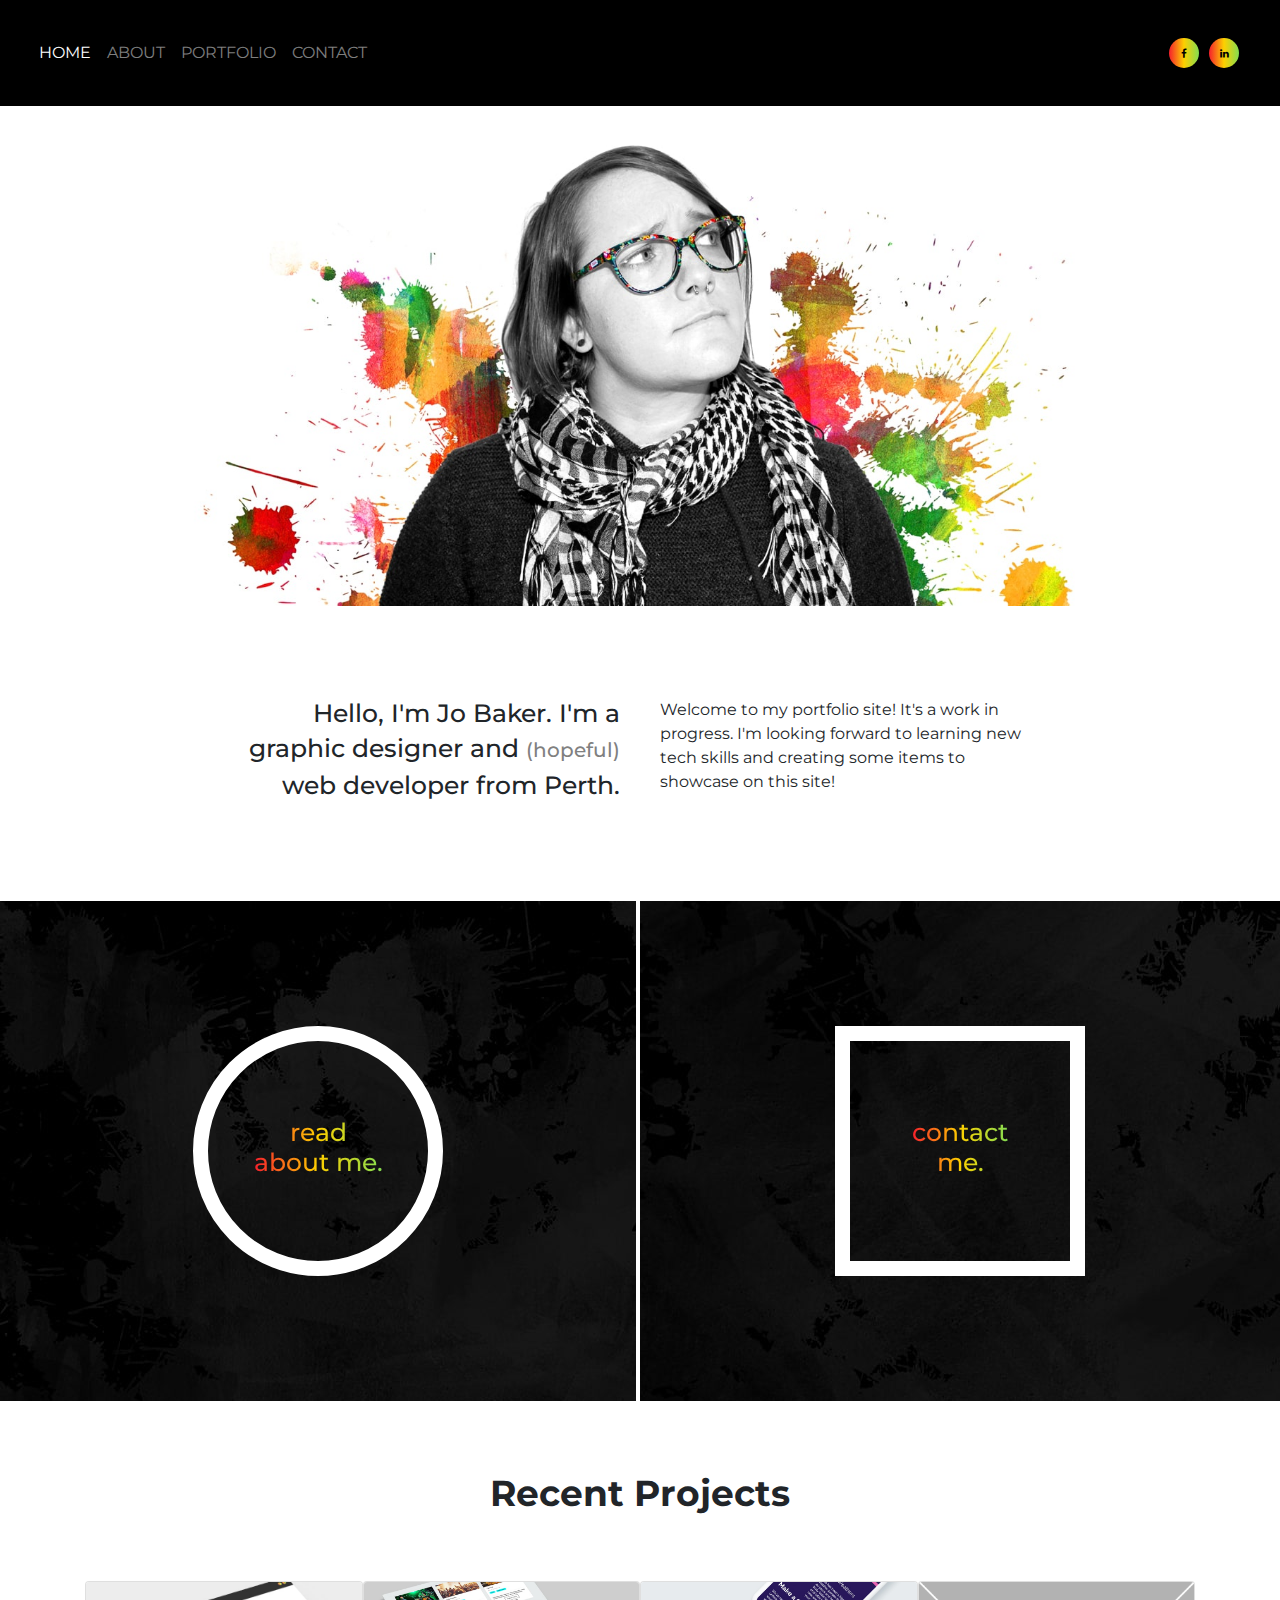
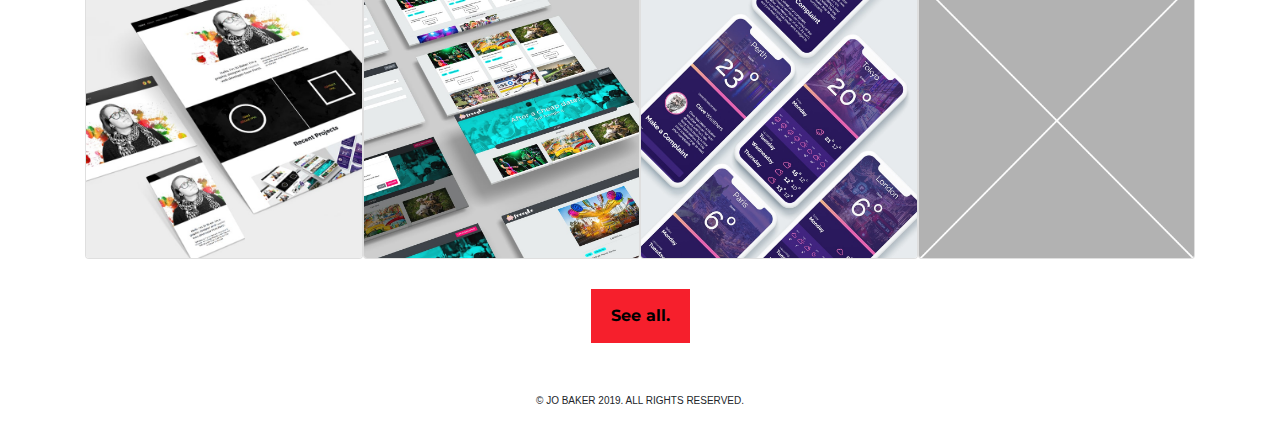
<file: index.html>
<!doctype html>

<html lang="en">
    <head>
        <meta charset="utf-8">
        <meta name="viewport" content="width=device-width, initial-scale=1, shrink-to-fit=no">
        <link rel="stylesheet" href="https://stackpath.bootstrapcdn.com/bootstrap/4.3.1/css/bootstrap.min.css" integrity="sha384-ggOyR0iXCbMQv3Xipma34MD+dH/1fQ784/j6cY/iJTQUOhcWr7x9JvoRxT2MZw1T" crossorigin="anonymous">
        <link rel="stylesheet" href="styles.css">
        <meta name="viewport" content="width=device-width, initial-scale=1">
        <link rel="stylesheet" href="https://cdnjs.cloudflare.com/ajax/libs/font-awesome/4.7.0/css/font-awesome.min.css">
        <link href="https://fonts.googleapis.com/css?family=Montserrat:400,400i,700,700i&display=swap" rel="stylesheet">
        <title>Jo Baker</title>
    </head>
    <body>
<!-- Top nav -->
    <section>
        <div class="container-fluid header">
            <div class="row h-100 top-nav">
              <nav class="col-sm-12 d-flex align-self-center justify-content-md-start justify-content-end navbar navbar-expand-md navbar-dark">
                  <button class="navbar-toggler" id="toggle-button" type="button" data-toggle="collapse" data-target="#navbarNavDropdown" aria-controls="navbarTogglerDemo02" aria-expanded="false" aria-label="Toggle navigation">
                      <span class="navbar-toggler-icon"></span>
                  </button>
                  <div class="collapse navbar-collapse" id="navbarNavDropdown">
                        <ul class="navbar-nav top-nav text-center col-md-8 pr-0">
                          <li class="nav-item">
                            <a class="nav-link active" href="index.html">Home</a>
                          </li>
                          <li class="nav-item">
                            <a class="nav-link" href="about.html">About</a>
                          </li>
                          <li class="nav-item">
                            <a class="nav-link" href="portfolio.html">Portfolio</a>
                          </li>
                          <li class="nav-item">
                            <a class="nav-link" href="contact.html">Contact</a>
                          </li>
                        </ul>
                        <div class="col d-md-flex justify-content-md-end text-center align-self-center social-media-nav">
                          <ul class="nav justify-content-center">
                              <li class="nav-item"><a href="https://www.facebook.com/jobaker83" target="_blank" class="fa fa-facebook"></a></li>
                              <li class="nav-item"><a href="https://www.linkedin.com/in/bakerjo/" target="_blank" class="fa fa-linkedin"></a></li>
                          </ul>
                        </div>
                  </div>
              </nav>
            </div>
          </div>
    </section>

<!-- Home hero banner -->
        <section>
            <div class="hero-image">
                <!-- <div class="header-text-left">
                    <h1>Lorem ipsum dolor sit amet</h1>
                    <p>Consectetur adipiscing elit. Maecenas faucibus ante massa.</p>
                </div>
                <div class="header-text-right">
                    <h1>Lorem ipsum dolor sit amet</h1>
                    <p>Consectetur adipiscing elit. Maecenas faucibus ante massa.</p>
                </div> -->
            </div>
        </section>
<!-- Intro text on home page -->
        <section>
         <div class="home-intro">
             <div class="intro-left">
                <h2>Hello, I'm Jo Baker. I'm a graphic designer and <span class="small-h2">(hopeful)</span> web developer from Perth.</h2>
             </div>
             <div class="intro-right">
                <p>Welcome to my portfolio site! It's a work in progress. I'm looking forward to learning new tech skills and creating some items to showcase on this site!</p>
             </div>
          </div>
        </section>
<!-- Circle and square on home page -->
<section>
    <div class="container-fluid pr-0 pl-0">
        <div class="row no-gutters">
              <div class="col-md-6 col-12 shapes pr-md-1 pb-1">
                    <a href="about.html">
                        <div class="circle-wrapper d-flex justify-content-center align-items-center">
                              <div class="circle d-flex justify-content-center align-items-center">
                                <h2 class="shape-hyperlink">read <br>about me.</h2>
                              </div>
                        </div>
                    </a>
                        </div>
              <div class="col-md-6 col-12 shapes">
                    <a href="contact.html" class="shape-hyperlink">
                        <div class="square-wrapper d-flex justify-content-center align-items-center">
                              <div class="square d-flex justify-content-center align-items-center">
                                <div class="square-inside"><h2 class="shape-hyperlink">contact <br>me.</h2></div>
                              </div>
                        </div>
                    </a>
              </div>
        </div>
      </div>
</section>

<!-- Portfolio section -->
<section>
  <div class="spacer"></div>
  <h1 class="page-sub-title">Recent Projects</h1>
  <!-- Card Container Start -->   
  <div class="container portfolio-main-container">
     <!-- Row Start -->  
      <div class="row portfolio-cards-main no-gutters">
   <!-- Card -->
   <div class="col-md-3 col-6 text-white d-flex justify-content-center">
          <a href="portfolio-project.html" class="portfolio-link">
          <div class="card">
            <img src="images/portfolio-website.jpg" class="card-img">
            <div class="card-img-overlay d-flex text-center justify-content-center">
                  <div class="my-auto mx-auto text-center">  
                  <h4 class="card-title portfolio-card-title">HTML & CSS Portfolio Website</h4>
                  </div>
            </div>
          </div>
           </a>
  </div>
   <!-- Card End -->
   <!-- Card -->
   <div class="col-md-3 col-6 text-white d-flex justify-content-center">
          <a href="event-finder-app.html" class="portfolio-link">
          <div class="card">
            <img src="images/event-finder-mockup.jpg" class="card-img">
            <div class="card-img-overlay d-flex text-center justify-content-center">
                  <div class="my-auto mx-auto text-center">  
                  <h4 class="card-title portfolio-card-title">Python & Django Web App</h4>
                  </div>
            </div>
          </div>
           </a>
  </div>
   <!-- Card End -->
   <!-- Card -->
   <div class="col-md-3 col-6 text-white d-flex justify-content-center">
          <a href="weather-app.html" class="portfolio-link">
          <div class="card">
            <img src="images/weather-app-mockup.jpg" class="card-img">
            <div class="card-img-overlay d-flex text-center justify-content-center">
                  <div class="my-auto mx-auto text-center">  
                  <h4 class="card-title portfolio-card-title">React Weather App</h4>
                  </div>
            </div>
          </div>
           </a>
  </div>
   <!-- Card End -->
   <!-- Card -->
   <div class="col-md-3 col-6 text-white d-flex justify-content-center">
          <a href="#" class="portfolio-link">
          <div class="card">
            <img src="images/placeholder-square.png" class="card-img">
            <div class="card-img-overlay d-flex text-center justify-content-center">
                  <div class="my-auto mx-auto text-center">  
                  <h4 class="card-title portfolio-card-title">Coming Soon! Full stack app - React & Django</h4>
                  </div>
            </div>
          </div>
           </a>
  </div>
   <!-- Card End -->
    <!-- Row End -->
     </div>

   <!-- Container End -->
  </div>
  <div class="button-wrapper">
    <a href="portfolio.html"><button class="centered-button">See all.</button></a>
  </div>
 </section>











<!-- Footer section -->
<div class="container footer-container align-items-center">
  <div class="row">
    <div class="col footer-col">© JO BAKER 2019. ALL RIGHTS RESERVED.</div>
  </div>
</div>

<!-- Bootstrap Javascript -->
    <script src="https://code.jquery.com/jquery-3.3.1.slim.min.js" integrity="sha384-q8i/X+965DzO0rT7abK41JStQIAqVgRVzpbzo5smXKp4YfRvH+8abtTE1Pi6jizo" crossorigin="anonymous"></script>
    <script src="https://cdnjs.cloudflare.com/ajax/libs/popper.js/1.14.7/umd/popper.min.js" integrity="sha384-UO2eT0CpHqdSJQ6hJty5KVphtPhzWj9WO1clHTMGa3JDZwrnQq4sF86dIHNDz0W1" crossorigin="anonymous"></script>
    <script src="https://stackpath.bootstrapcdn.com/bootstrap/4.3.1/js/bootstrap.min.js" integrity="sha384-JjSmVgyd0p3pXB1rRibZUAYoIIy6OrQ6VrjIEaFf/nJGzIxFDsf4x0xIM+B07jRM" crossorigin="anonymous"></script>
</body>
</html>
</file>
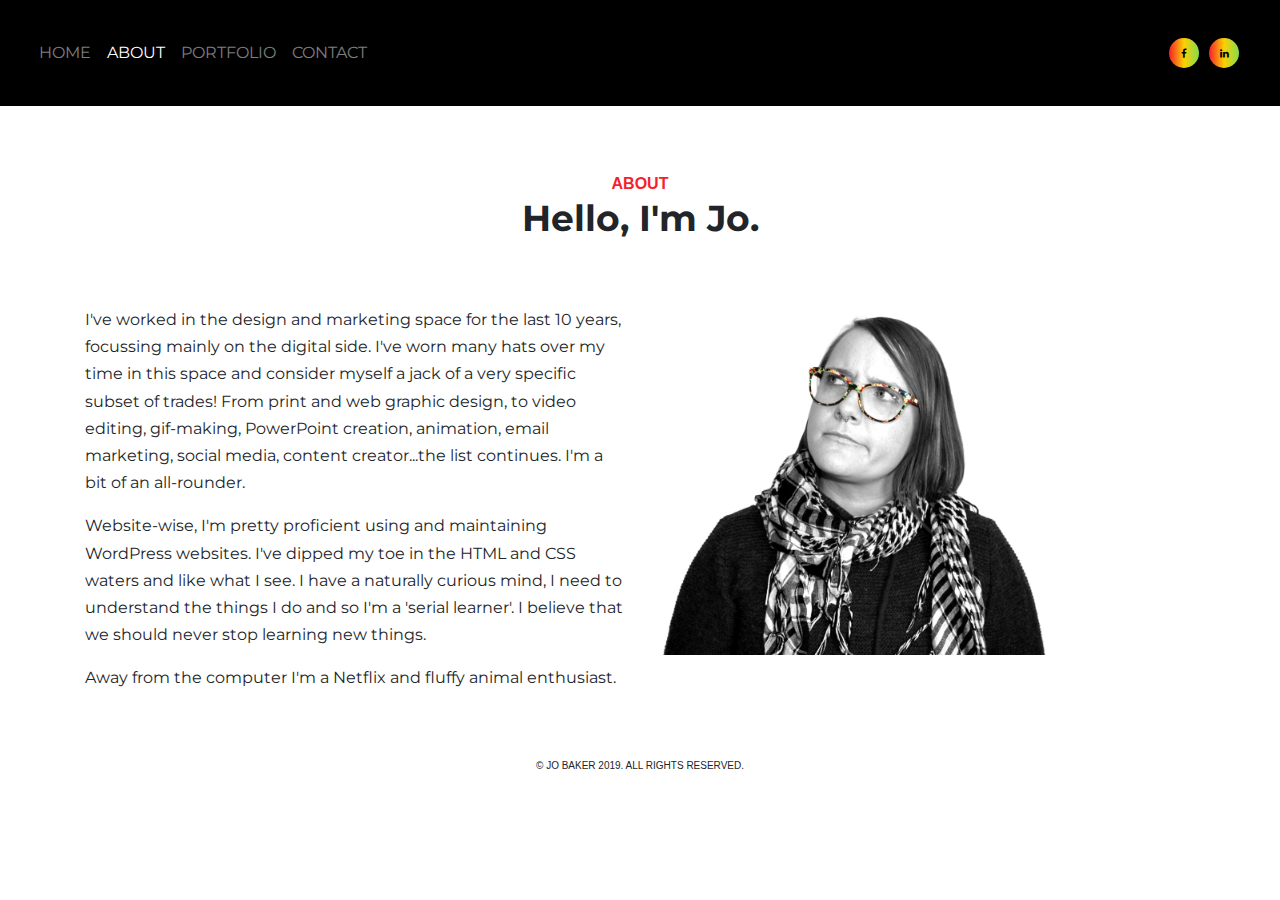
<file: about.html>
<!doctype html>

<html lang="en">
    <head>
        <meta charset="utf-8">
        <meta name="viewport" content="width=device-width, initial-scale=1, shrink-to-fit=no">
        <link rel="stylesheet" href="https://stackpath.bootstrapcdn.com/bootstrap/4.3.1/css/bootstrap.min.css" integrity="sha384-ggOyR0iXCbMQv3Xipma34MD+dH/1fQ784/j6cY/iJTQUOhcWr7x9JvoRxT2MZw1T" crossorigin="anonymous">
        <link rel="stylesheet" href="styles.css">
        <meta name="viewport" content="width=device-width, initial-scale=1">
        <link rel="stylesheet" href="https://cdnjs.cloudflare.com/ajax/libs/font-awesome/4.7.0/css/font-awesome.min.css">
        <link href="https://fonts.googleapis.com/css?family=Montserrat:400,400i,700,700i&display=swap" rel="stylesheet">
        <title>Jo Baker</title>
    </head>
    <body>
<!-- Top nav -->
<section>
    <div class="container-fluid header">
        <div class="row h-100 top-nav">
          <nav class="col-sm-12 d-flex align-self-center justify-content-md-start justify-content-end navbar navbar-expand-md navbar-dark">
              <button class="navbar-toggler" id="toggle-button" type="button" data-toggle="collapse" data-target="#navbarNavDropdown" aria-controls="navbarTogglerDemo02" aria-expanded="false" aria-label="Toggle navigation">
                  <span class="navbar-toggler-icon"></span>
              </button>
              <div class="collapse navbar-collapse" id="navbarNavDropdown">
                    <ul class="navbar-nav top-nav text-center col-md-8 pr-0">
                      <li class="nav-item">
                        <a class="nav-link" href="index.html">Home</a>
                      </li>
                      <li class="nav-item">
                        <a class="nav-link active" href="about.html">About</a>
                      </li>
                      <li class="nav-item">
                        <a class="nav-link" href="portfolio.html">Portfolio</a>
                      </li>
                      <li class="nav-item">
                        <a class="nav-link" href="contact.html">Contact</a>
                      </li>
                    </ul>
                    <div class="col d-md-flex justify-content-md-end text-center align-self-center social-media-nav">
                      <ul class="nav justify-content-center">
                          <li class="nav-item"><a href="https://www.facebook.com/jobaker83" target="_blank" class="fa fa-facebook"></a></li>
                          <li class="nav-item"><a href="https://www.linkedin.com/in/bakerjo/" target="_blank" class="fa fa-linkedin"></a></li>
                      </ul>
                    </div>
              </div>
          </nav>
        </div>
      </div>
</section>

<!-- Page Title -->
<section>
    <h6 class="page-title">ABOUT</h6>
    <h1 class="page-sub-title">Hello, I'm Jo.</h1>
    </section>

<!-- About top section -->
<!-- <section>
    <div class="about-top-section">
            <aside class="about-lr about-left-text">
                      <p>I've worked in the design and marketing space for the last 10 years, focussing mainly on the digital side. I've worn many hats over my time in this space and consider myself a jack of a very specific subset of trades! From print and web graphic design, to video editing, gif-making, PowerPoint creation, animation, email marketing, social media, content creator...the list continues. I'm a bit of an all-rounder.</p>
                      <p>Website-wise, I'm pretty proficient using and maintaining WordPress websites. I've dipped my toe in the HTML and CSS waters and like what I see. I have a naturally curious mind, I need to understand the things I do and so I'm a 'serial learner'. I believe that we should never stop learning new things.</p>
                      <p>Away from the computer I'm a Netflix and fluffy animal enthusiast.</p></aside>
                      <aside class="about-lr about-right-image"></aside>
          </div>

</section> -->

<div class="container">
  <div class="row d-flex">
    <div class="col-sm-6 col-12">
        <p>I've worked in the design and marketing space for the last 10 years, focussing mainly on the digital side. I've worn many hats over my time in this space and consider myself a jack of a very specific subset of trades! From print and web graphic design, to video editing, gif-making, PowerPoint creation, animation, email marketing, social media, content creator...the list continues. I'm a bit of an all-rounder.</p>
        <p>Website-wise, I'm pretty proficient using and maintaining WordPress websites. I've dipped my toe in the HTML and CSS waters and like what I see. I have a naturally curious mind, I need to understand the things I do and so I'm a 'serial learner'. I believe that we should never stop learning new things.</p>
        <p>Away from the computer I'm a Netflix and fluffy animal enthusiast.</p>
    </div>
    <div class="col-sm-6 col-12 about-image"><img src="images/jo-about.jpg"></div>
  </div>
</div>

<!-- Footer section -->
<div class="container footer-container align-items-center">
    <div class="row">
      <div class="col footer-col">© JO BAKER 2019. ALL RIGHTS RESERVED.</div>
    </div>
  </div>

    <script src="https://code.jquery.com/jquery-3.3.1.slim.min.js" integrity="sha384-q8i/X+965DzO0rT7abK41JStQIAqVgRVzpbzo5smXKp4YfRvH+8abtTE1Pi6jizo" crossorigin="anonymous"></script>
    <script src="https://cdnjs.cloudflare.com/ajax/libs/popper.js/1.14.7/umd/popper.min.js" integrity="sha384-UO2eT0CpHqdSJQ6hJty5KVphtPhzWj9WO1clHTMGa3JDZwrnQq4sF86dIHNDz0W1" crossorigin="anonymous"></script>
    <script src="https://stackpath.bootstrapcdn.com/bootstrap/4.3.1/js/bootstrap.min.js" integrity="sha384-JjSmVgyd0p3pXB1rRibZUAYoIIy6OrQ6VrjIEaFf/nJGzIxFDsf4x0xIM+B07jRM" crossorigin="anonymous"></script>
    </body>
</html>
</file>
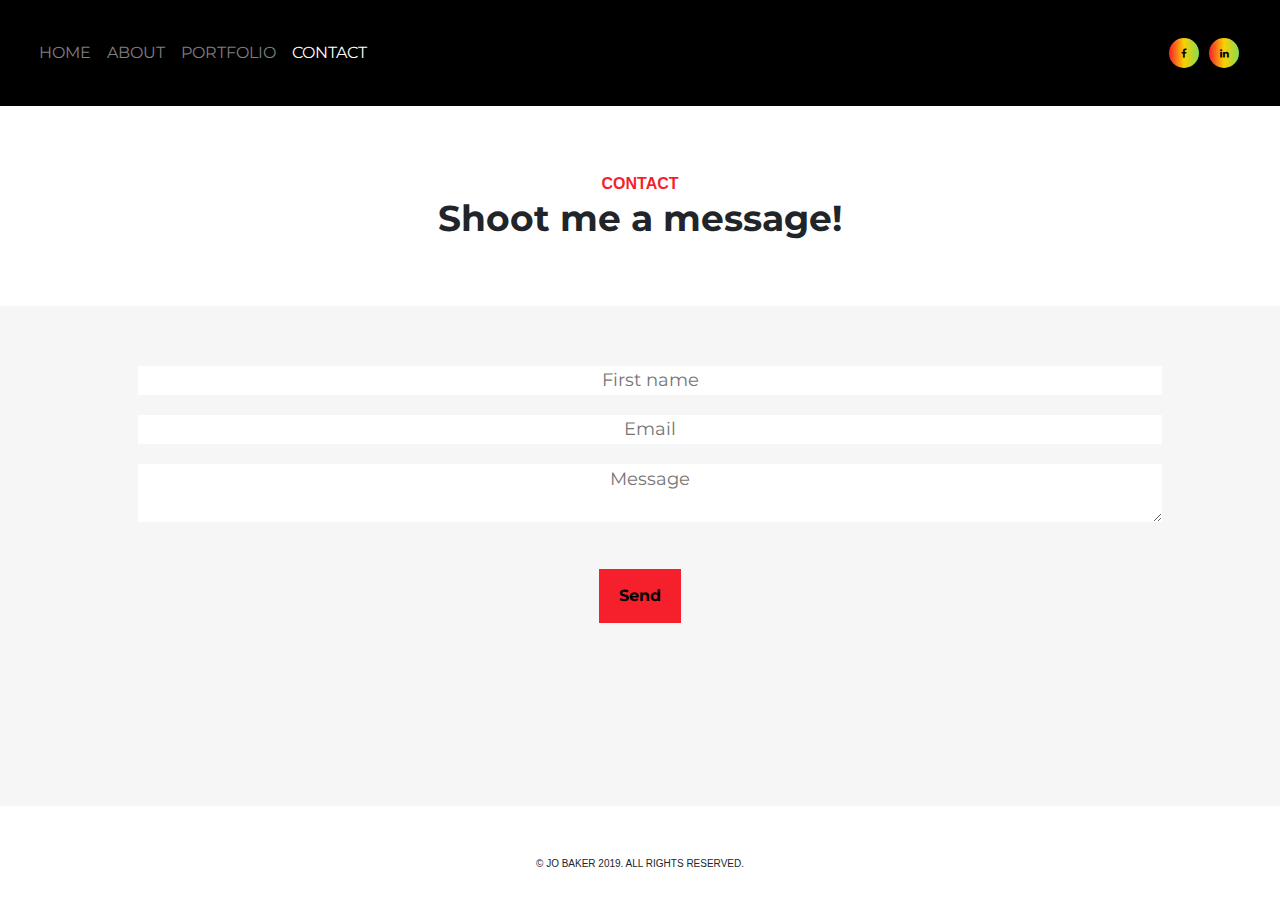
<file: contact.html>
<!doctype html>

<html lang="en">
    <head>
        <meta charset="utf-8">
        <meta name="viewport" content="width=device-width, initial-scale=1, shrink-to-fit=no">
        <link rel="stylesheet" href="https://stackpath.bootstrapcdn.com/bootstrap/4.3.1/css/bootstrap.min.css" integrity="sha384-ggOyR0iXCbMQv3Xipma34MD+dH/1fQ784/j6cY/iJTQUOhcWr7x9JvoRxT2MZw1T" crossorigin="anonymous">
        <link rel="stylesheet" href="styles.css">
        <meta name="viewport" content="width=device-width, initial-scale=1">
        <link rel="stylesheet" href="https://cdnjs.cloudflare.com/ajax/libs/font-awesome/4.7.0/css/font-awesome.min.css">
        <link href="https://fonts.googleapis.com/css?family=Montserrat:400,400i,700,700i&display=swap" rel="stylesheet">
        <title>Jo Baker</title>
    </head>
    <body>

<!-- Top nav -->
<section>
    <div class="container-fluid header">
        <div class="row h-100 top-nav">
          <nav class="col-sm-12 d-flex align-self-center justify-content-md-start justify-content-end navbar navbar-expand-md navbar-dark">
              <button class="navbar-toggler" id="toggle-button" type="button" data-toggle="collapse" data-target="#navbarNavDropdown" aria-controls="navbarTogglerDemo02" aria-expanded="false" aria-label="Toggle navigation">
                  <span class="navbar-toggler-icon"></span>
              </button>
              <div class="collapse navbar-collapse" id="navbarNavDropdown">
                    <ul class="navbar-nav top-nav text-center col-md-8 pr-0">
                      <li class="nav-item">
                        <a class="nav-link" href="index.html">Home</a>
                      </li>
                      <li class="nav-item">
                        <a class="nav-link" href="about.html">About</a>
                      </li>
                      <li class="nav-item">
                        <a class="nav-link" href="portfolio.html">Portfolio</a>
                      </li>
                      <li class="nav-item">
                        <a class="nav-link active" href="contact.html">Contact</a>
                      </li>
                    </ul>
                    <div class="col d-md-flex justify-content-md-end text-center align-self-center social-media-nav">
                      <ul class="nav justify-content-center">
                          <li class="nav-item"><a href="https://www.facebook.com/jobaker83" target="_blank" class="fa fa-facebook"></a></li>
                          <li class="nav-item"><a href="https://www.linkedin.com/in/bakerjo/" target="_blank" class="fa fa-linkedin"></a></li>
                      </ul>
                    </div>
              </div>
          </nav>
        </div>
      </div>
</section>

<!-- Page Title -->
    <section>
        <h6 class="page-title">CONTACT</h6>
        <h1 class="page-sub-title">Shoot me a message!</h1>
        </section>

<!-- Contact Form -->
<section class="contact-form-section">  
    <div class="contact-form">
        <form method="POST" action="https://formspree.io/jo.alice.baker@gmail.com">
          <input type="text" name="firstname" placeholder="First name">
          <input type="email" name="email" placeholder="Email">
          <textarea name="message" placeholder="Message"></textarea>
          <button type="submit">Send</button>
      </form>
    </div>
</section>

<!-- Footer section -->
<div class="container footer-container align-items-center">
    <div class="row">
      <div class="col footer-col">© JO BAKER 2019. ALL RIGHTS RESERVED.</div>
    </div>
  </div>

<script src="https://code.jquery.com/jquery-3.3.1.slim.min.js" integrity="sha384-q8i/X+965DzO0rT7abK41JStQIAqVgRVzpbzo5smXKp4YfRvH+8abtTE1Pi6jizo" crossorigin="anonymous"></script>
<script src="https://cdnjs.cloudflare.com/ajax/libs/popper.js/1.14.7/umd/popper.min.js" integrity="sha384-UO2eT0CpHqdSJQ6hJty5KVphtPhzWj9WO1clHTMGa3JDZwrnQq4sF86dIHNDz0W1" crossorigin="anonymous"></script>
<script src="https://stackpath.bootstrapcdn.com/bootstrap/4.3.1/js/bootstrap.min.js" integrity="sha384-JjSmVgyd0p3pXB1rRibZUAYoIIy6OrQ6VrjIEaFf/nJGzIxFDsf4x0xIM+B07jRM" crossorigin="anonymous"></script>
</body>
</html>
</file>
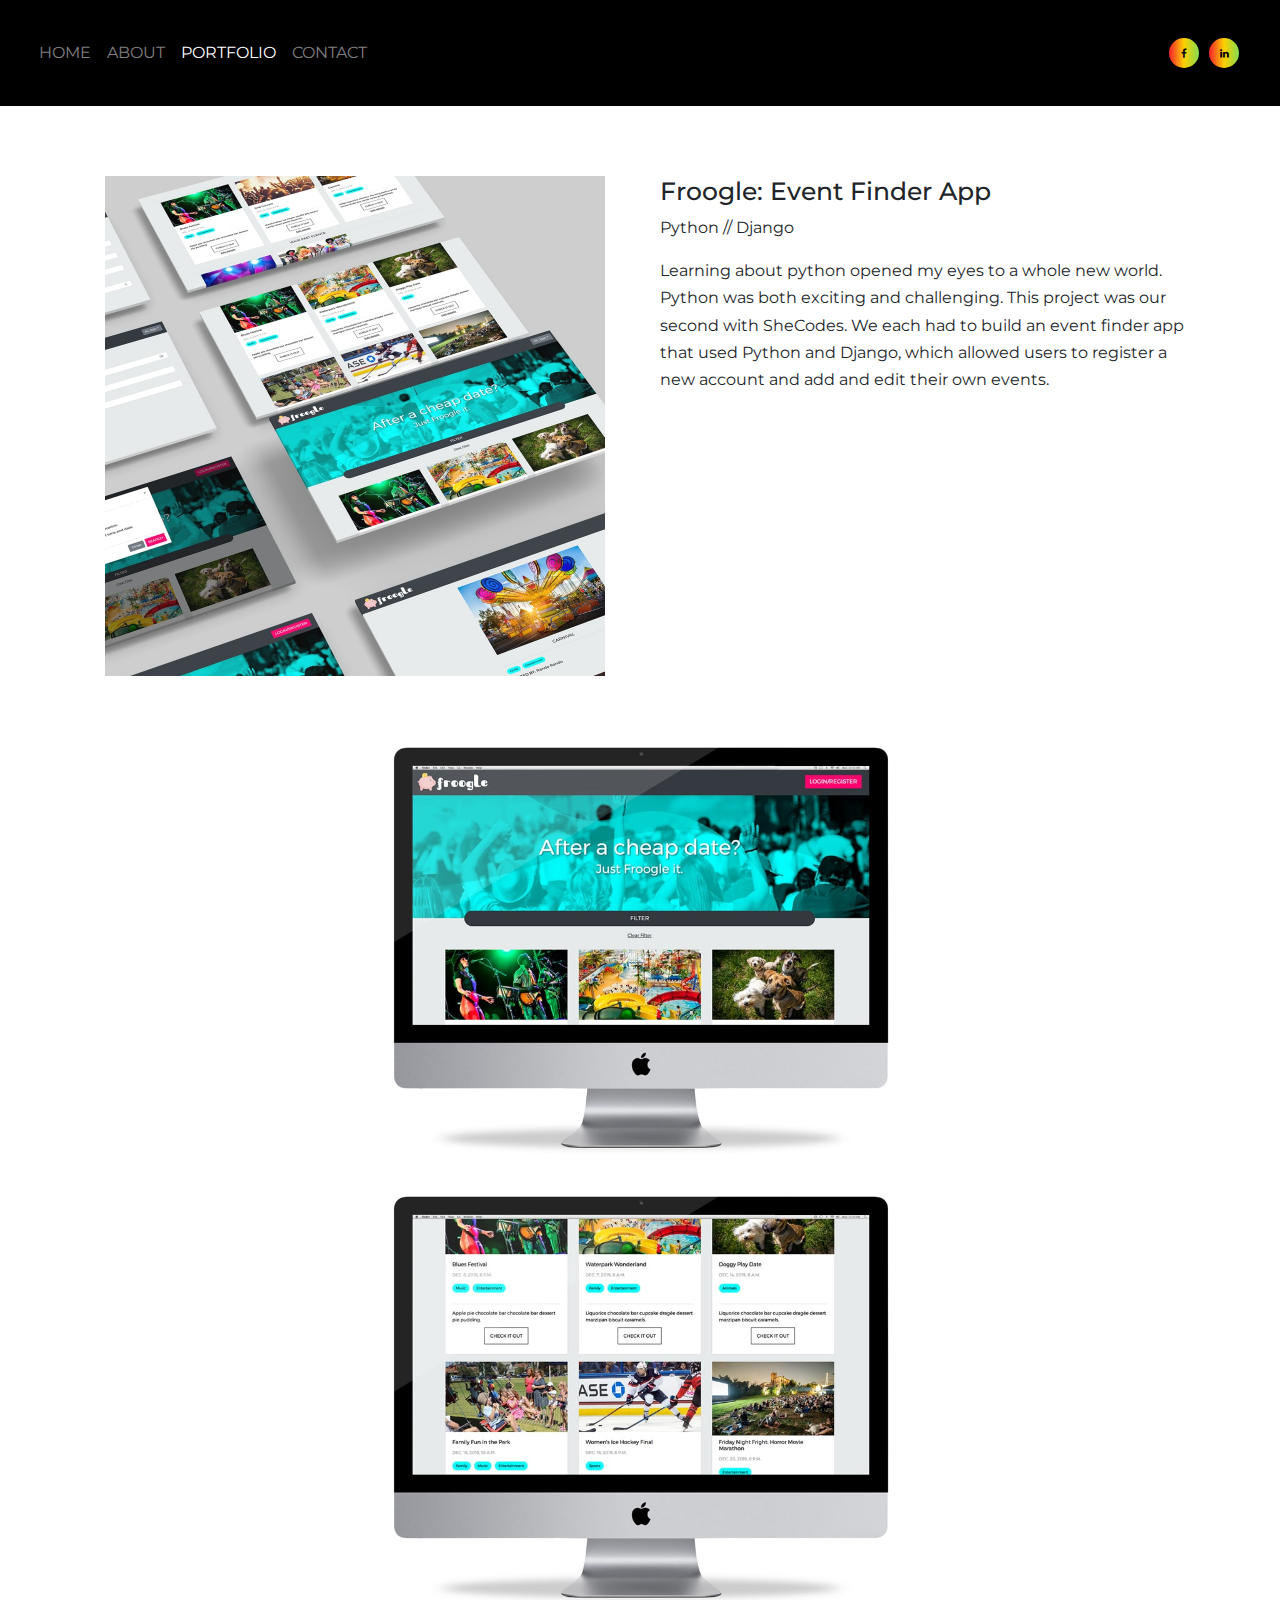
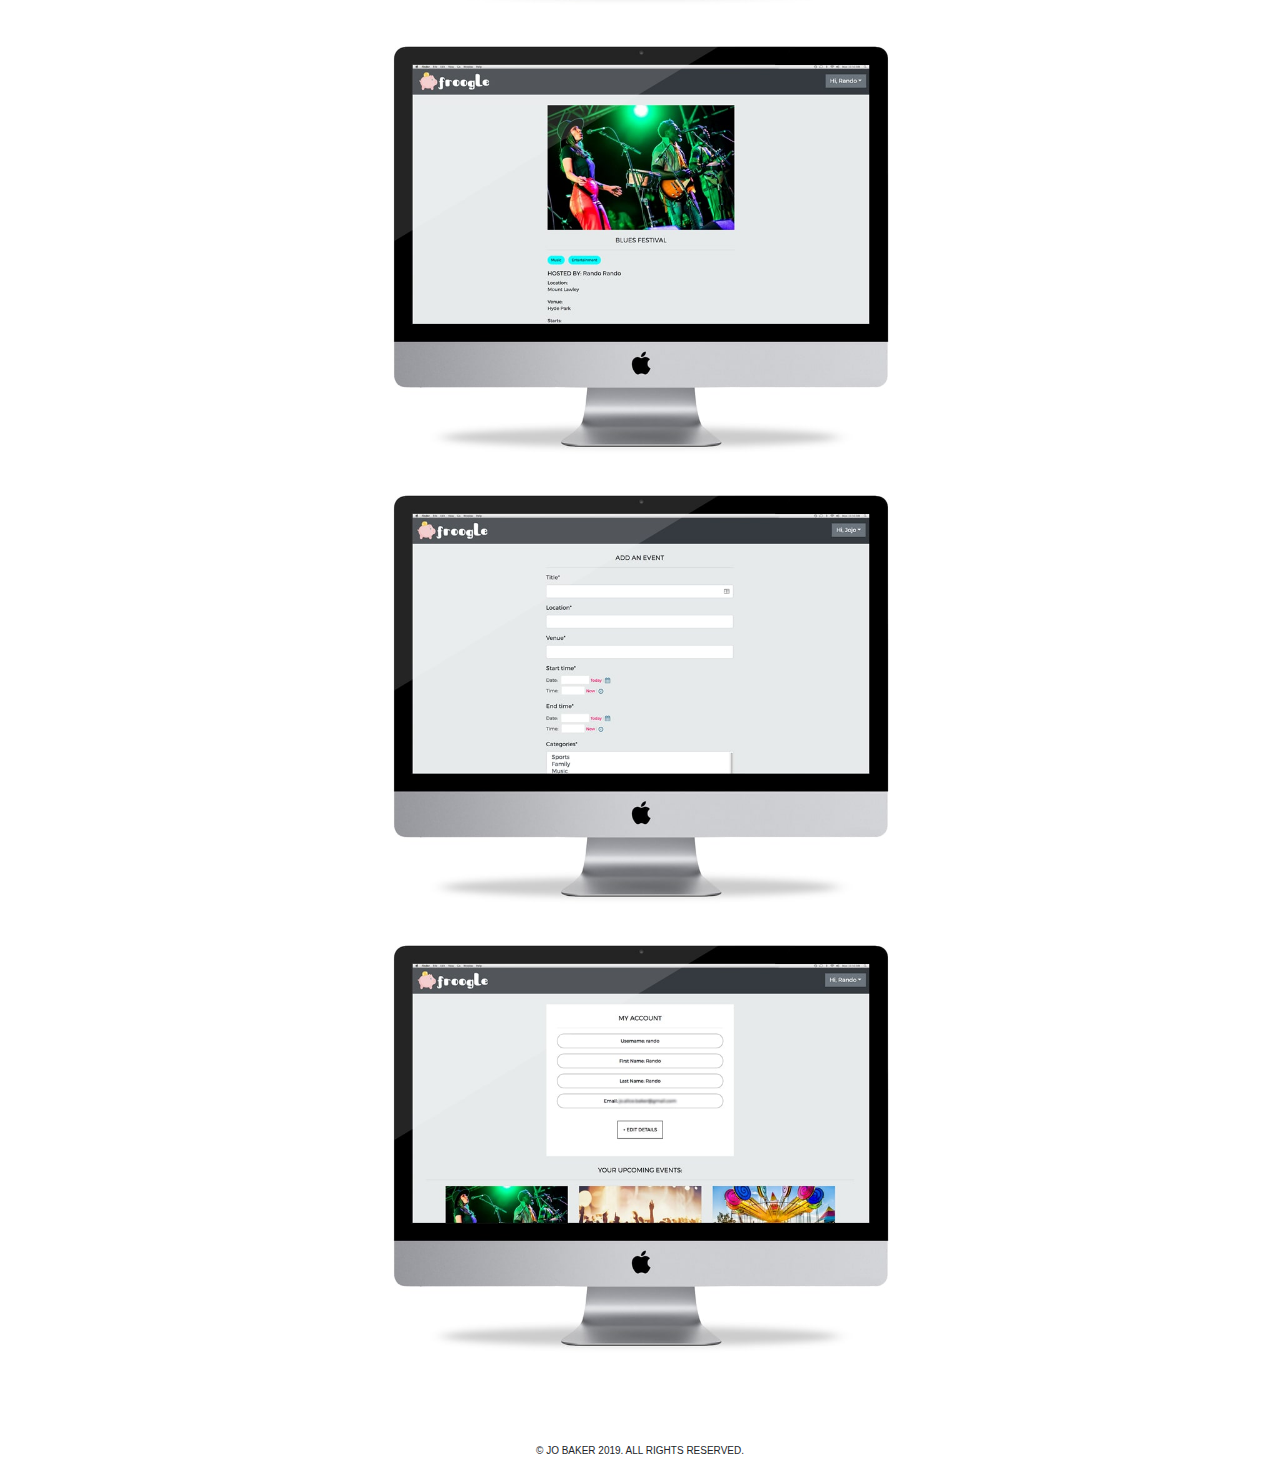
<file: event-finder-app.html>
<!doctype html>

<html lang="en">
    <head>
        <meta charset="utf-8">
        <meta name="viewport" content="width=device-width, initial-scale=1, shrink-to-fit=no">
        <link rel="stylesheet" href="https://stackpath.bootstrapcdn.com/bootstrap/4.3.1/css/bootstrap.min.css" integrity="sha384-ggOyR0iXCbMQv3Xipma34MD+dH/1fQ784/j6cY/iJTQUOhcWr7x9JvoRxT2MZw1T" crossorigin="anonymous">
        <link rel="stylesheet" href="styles.css">
        <meta name="viewport" content="width=device-width, initial-scale=1">
        <link rel="stylesheet" href="https://cdnjs.cloudflare.com/ajax/libs/font-awesome/4.7.0/css/font-awesome.min.css">
        <link href="https://fonts.googleapis.com/css?family=Montserrat:400,400i,700,700i&display=swap" rel="stylesheet">
        <title>Jo Baker</title>
    </head>
    <body>
<!-- Top nav -->
    <section>
        <div class="container-fluid header">
            <div class="row h-100 top-nav">
              <nav class="col-sm-12 d-flex align-self-center justify-content-md-start justify-content-end navbar navbar-expand-md navbar-dark">
                  <button class="navbar-toggler" id="toggle-button" type="button" data-toggle="collapse" data-target="#navbarNavDropdown" aria-controls="navbarTogglerDemo02" aria-expanded="false" aria-label="Toggle navigation">
                      <span class="navbar-toggler-icon"></span>
                  </button>
                  <div class="collapse navbar-collapse" id="navbarNavDropdown">
                        <ul class="navbar-nav top-nav text-center col-md-8 pr-0">
                          <li class="nav-item">
                            <a class="nav-link" href="index.html">Home</a>
                          </li>
                          <li class="nav-item">
                            <a class="nav-link" href="about.html">About</a>
                          </li>
                          <li class="nav-item">
                            <a class="nav-link active" href="portfolio.html">Portfolio</a>
                          </li>
                          <li class="nav-item">
                            <a class="nav-link" href="contact.html">Contact</a>
                          </li>
                        </ul>
                        <div class="col d-md-flex justify-content-md-end text-center align-self-center social-media-nav">
                          <ul class="nav justify-content-center">
                              <li class="nav-item"><a href="https://www.facebook.com/jobaker83" target="_blank" class="fa fa-facebook"></a></li>
                              <li class="nav-item"><a href="https://www.linkedin.com/in/bakerjo/" target="_blank" class="fa fa-linkedin"></a></li>
                          </ul>
                        </div>
                  </div>
              </nav>
            </div>
          </div>
    </section>


<div class="container portolfio-item-container">
    <div class="row">
        <div class="col-sm-6 portfolio-item-image"><img src="images/event-finder-mockup.jpg"></div>
        <div class="col-sm-6 portfolio-item-info">
                <h2>Froogle: Event Finder App</h2>
                <div class="tech">
                    <p>Python // Django</p>
                </div>
                <p>Learning about python opened my eyes to a whole new world. Python was both exciting and challenging. This project was our second with SheCodes. We each had to build an event finder app that used Python and Django, which allowed users to register a new account and add and edit their own events.</p>
        </div>
    </div>
</div>

<div class="mock-images">
  <div>
    <img src="images/froogle-mock1.jpg">
    <img src="images/froogle-mock2.jpg">
    <img src="images/froogle-mock3.jpg">
    <img src="images/froogle-mock4.jpg">
    <img src="images/froogle-mock5.jpg">
  </div>
</div>


<!-- Footer section -->
<div class="container footer-container align-items-center">
    <div class="row">
      <div class="col footer-col">© JO BAKER 2019. ALL RIGHTS RESERVED.</div>
    </div>
  </div>
  
  <!-- Bootstrap Javascript -->
      <script src="https://code.jquery.com/jquery-3.3.1.slim.min.js" integrity="sha384-q8i/X+965DzO0rT7abK41JStQIAqVgRVzpbzo5smXKp4YfRvH+8abtTE1Pi6jizo" crossorigin="anonymous"></script>
      <script src="https://cdnjs.cloudflare.com/ajax/libs/popper.js/1.14.7/umd/popper.min.js" integrity="sha384-UO2eT0CpHqdSJQ6hJty5KVphtPhzWj9WO1clHTMGa3JDZwrnQq4sF86dIHNDz0W1" crossorigin="anonymous"></script>
      <script src="https://stackpath.bootstrapcdn.com/bootstrap/4.3.1/js/bootstrap.min.js" integrity="sha384-JjSmVgyd0p3pXB1rRibZUAYoIIy6OrQ6VrjIEaFf/nJGzIxFDsf4x0xIM+B07jRM" crossorigin="anonymous"></script>
  </body>
  </html>
</file>
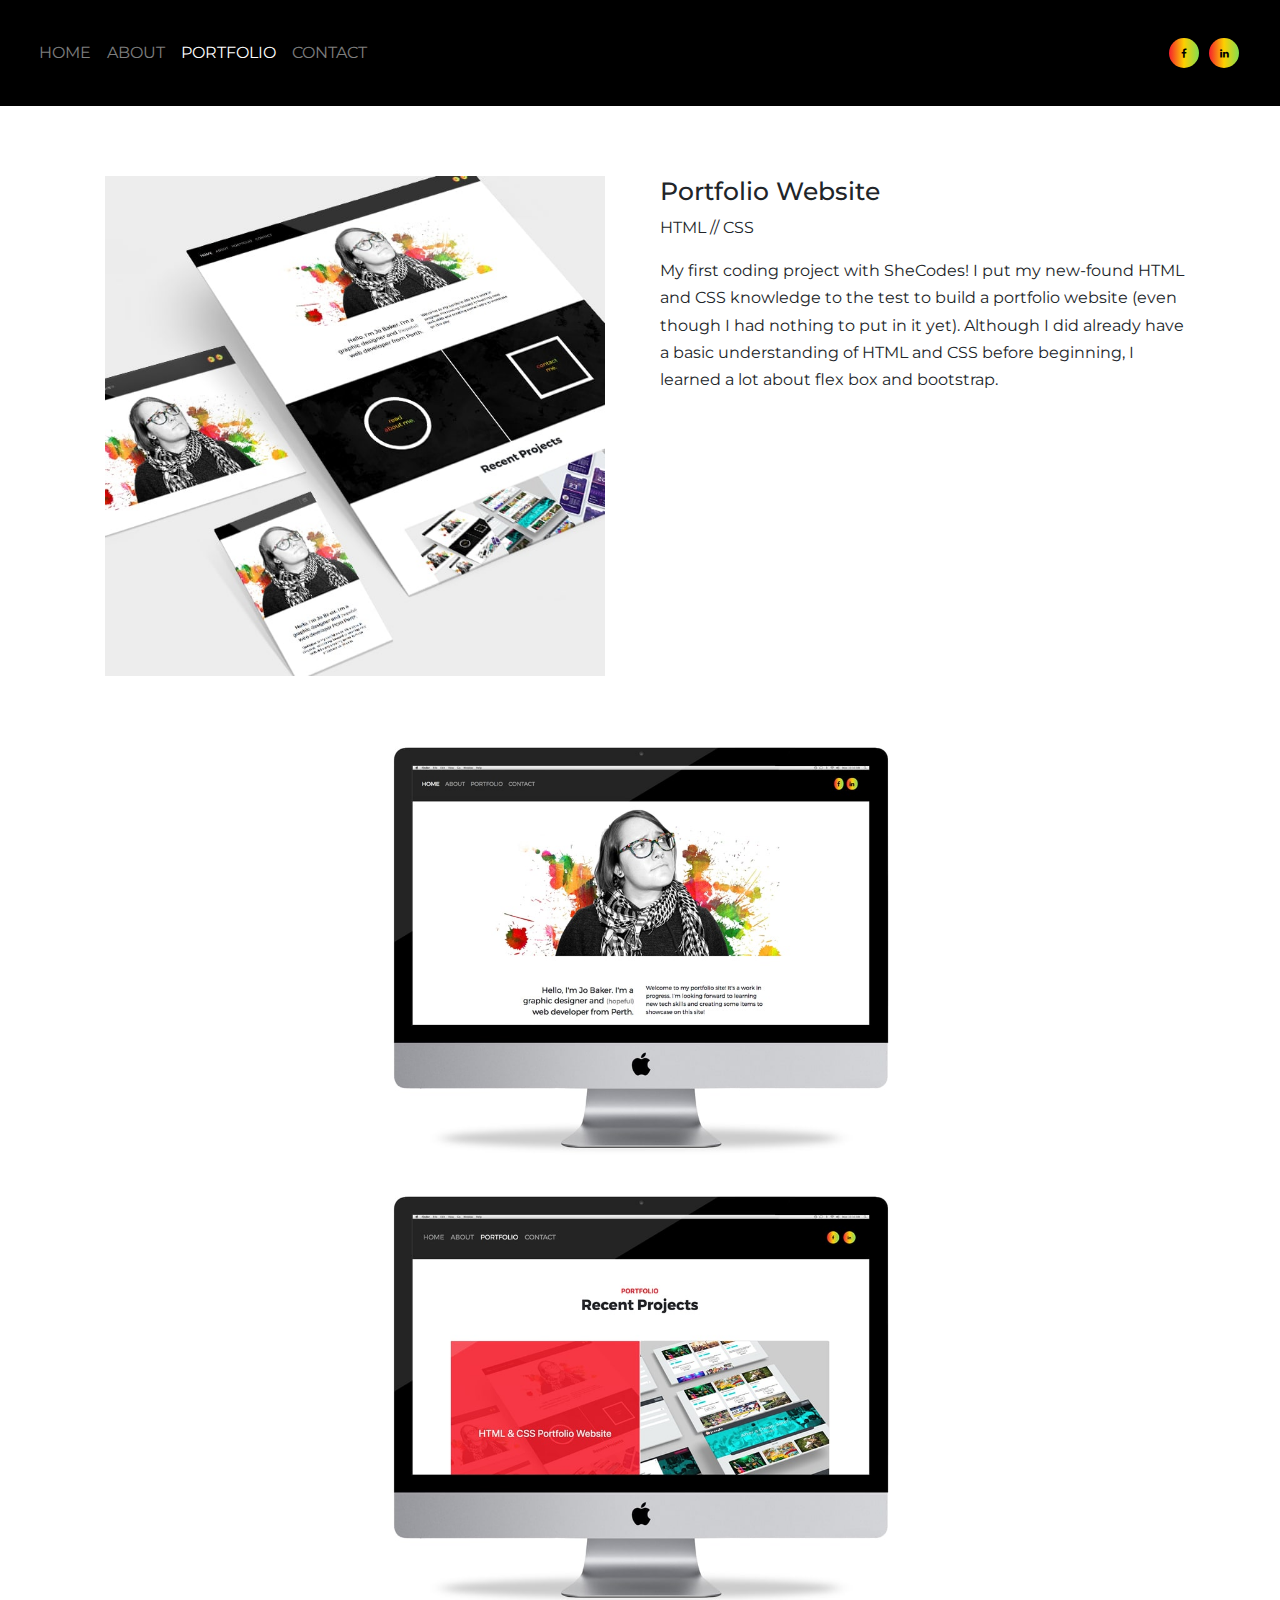
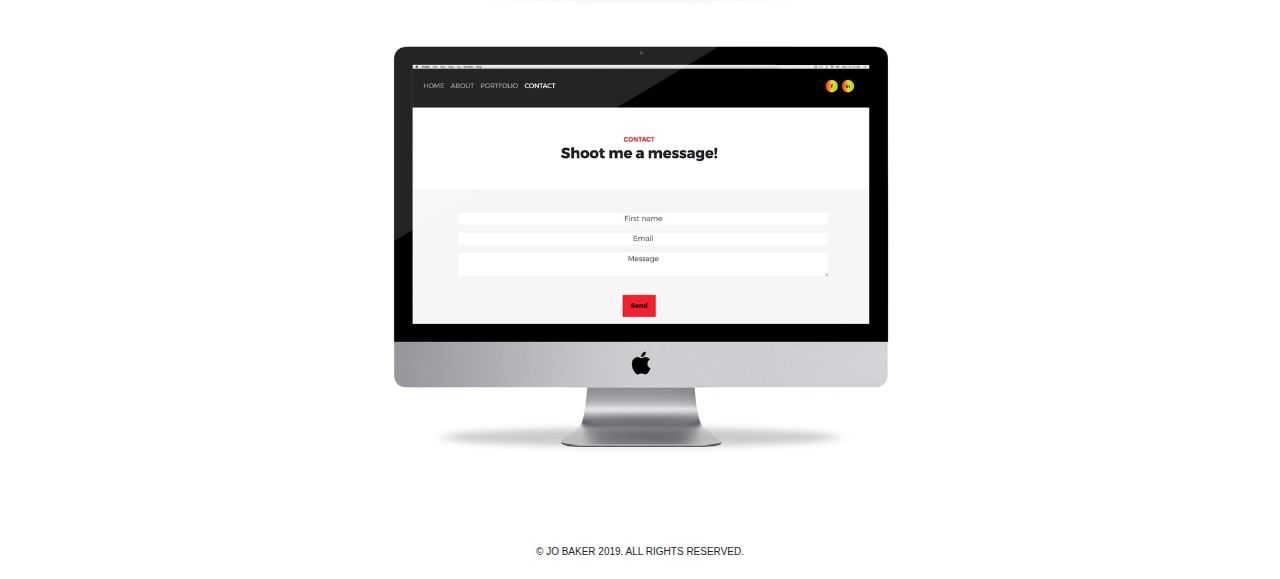
<file: portfolio-project.html>
<!doctype html>

<html lang="en">
    <head>
        <meta charset="utf-8">
        <meta name="viewport" content="width=device-width, initial-scale=1, shrink-to-fit=no">
        <link rel="stylesheet" href="https://stackpath.bootstrapcdn.com/bootstrap/4.3.1/css/bootstrap.min.css" integrity="sha384-ggOyR0iXCbMQv3Xipma34MD+dH/1fQ784/j6cY/iJTQUOhcWr7x9JvoRxT2MZw1T" crossorigin="anonymous">
        <link rel="stylesheet" href="styles.css">
        <meta name="viewport" content="width=device-width, initial-scale=1">
        <link rel="stylesheet" href="https://cdnjs.cloudflare.com/ajax/libs/font-awesome/4.7.0/css/font-awesome.min.css">
        <link href="https://fonts.googleapis.com/css?family=Montserrat:400,400i,700,700i&display=swap" rel="stylesheet">
        <title>Jo Baker</title>
    </head>
    <body>
<!-- Top nav -->
    <section>
        <div class="container-fluid header">
            <div class="row h-100 top-nav">
              <nav class="col-sm-12 d-flex align-self-center justify-content-md-start justify-content-end navbar navbar-expand-md navbar-dark">
                  <button class="navbar-toggler" id="toggle-button" type="button" data-toggle="collapse" data-target="#navbarNavDropdown" aria-controls="navbarTogglerDemo02" aria-expanded="false" aria-label="Toggle navigation">
                      <span class="navbar-toggler-icon"></span>
                  </button>
                  <div class="collapse navbar-collapse" id="navbarNavDropdown">
                        <ul class="navbar-nav top-nav text-center col-md-8 pr-0">
                          <li class="nav-item">
                            <a class="nav-link" href="index.html">Home</a>
                          </li>
                          <li class="nav-item">
                            <a class="nav-link" href="about.html">About</a>
                          </li>
                          <li class="nav-item">
                            <a class="nav-link active" href="portfolio.html">Portfolio</a>
                          </li>
                          <li class="nav-item">
                            <a class="nav-link" href="contact.html">Contact</a>
                          </li>
                        </ul>
                        <div class="col d-md-flex justify-content-md-end text-center align-self-center social-media-nav">
                          <ul class="nav justify-content-center">
                              <li class="nav-item"><a href="https://www.facebook.com/jobaker83" target="_blank" class="fa fa-facebook"></a></li>
                              <li class="nav-item"><a href="https://www.linkedin.com/in/bakerjo/" target="_blank" class="fa fa-linkedin"></a></li>
                          </ul>
                        </div>
                  </div>
              </nav>
            </div>
          </div>
    </section>


<div class="container portolfio-item-container">
    <div class="row">
        <div class="col-sm-6 portfolio-item-image"><img src="images/portfolio-website.jpg"></div>
        <div class="col-sm-6 portfolio-item-info">
                <h2>Portfolio Website</h2>
                <div class="tech">
                    <p>HTML // CSS</p>
                </div>
                <p>My first coding project with SheCodes! I put my new-found HTML and CSS knowledge to the test to build a portfolio website (even though I had nothing to put in it yet). Although I did already have a basic understanding of HTML and CSS before beginning, I learned a lot about flex box and bootstrap.</p>
        </div>
    </div>
</div>

<div class="mock-images">
  <div>
    <img src="images/portfolio-mock1.jpg">
    <img src="images/portfolio-mock2.jpg">
    <img src="images/portfolio-mock3.jpg">
  </div>
</div>


<!-- Footer section -->
<div class="container footer-container align-items-center">
    <div class="row">
      <div class="col footer-col">© JO BAKER 2019. ALL RIGHTS RESERVED.</div>
    </div>
  </div>
  
  <!-- Bootstrap Javascript -->
      <script src="https://code.jquery.com/jquery-3.3.1.slim.min.js" integrity="sha384-q8i/X+965DzO0rT7abK41JStQIAqVgRVzpbzo5smXKp4YfRvH+8abtTE1Pi6jizo" crossorigin="anonymous"></script>
      <script src="https://cdnjs.cloudflare.com/ajax/libs/popper.js/1.14.7/umd/popper.min.js" integrity="sha384-UO2eT0CpHqdSJQ6hJty5KVphtPhzWj9WO1clHTMGa3JDZwrnQq4sF86dIHNDz0W1" crossorigin="anonymous"></script>
      <script src="https://stackpath.bootstrapcdn.com/bootstrap/4.3.1/js/bootstrap.min.js" integrity="sha384-JjSmVgyd0p3pXB1rRibZUAYoIIy6OrQ6VrjIEaFf/nJGzIxFDsf4x0xIM+B07jRM" crossorigin="anonymous"></script>
  </body>
  </html>
</file>
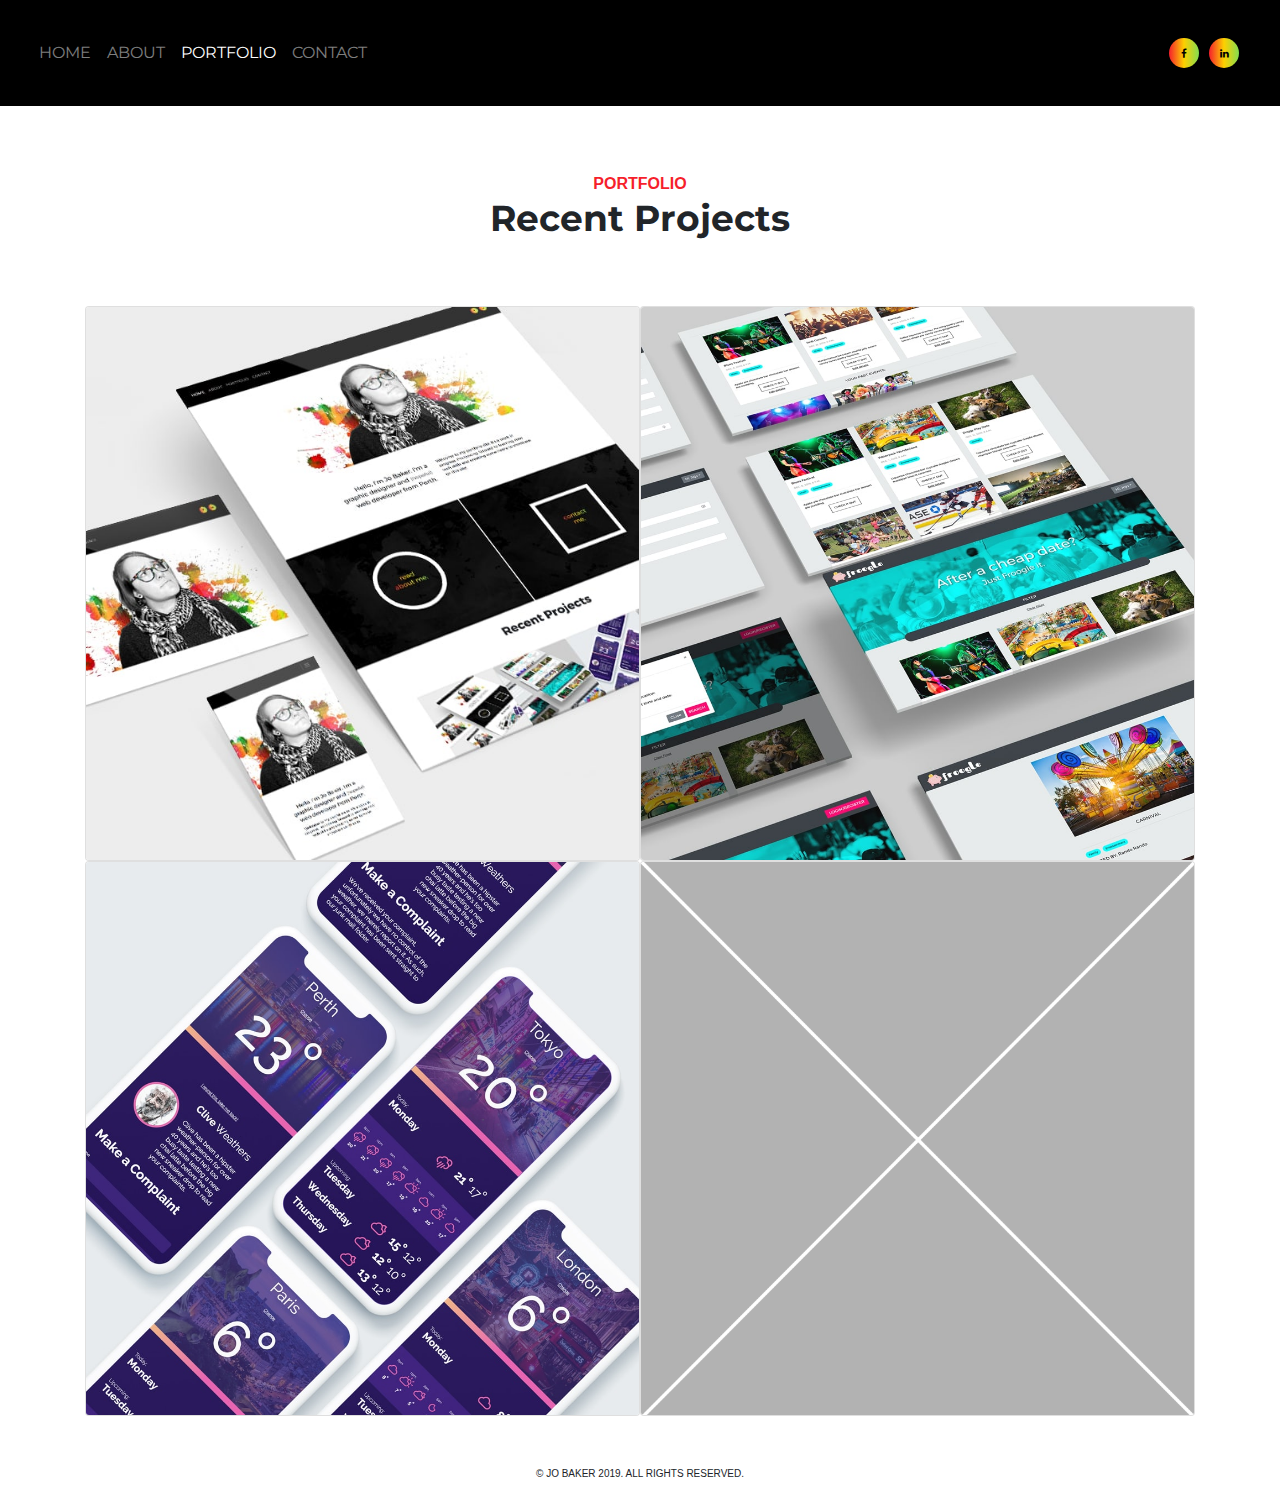
<file: portfolio.html>
<!doctype html>

<html lang="en">
    <head>
        <meta charset="utf-8">
        <meta name="viewport" content="width=device-width, initial-scale=1, shrink-to-fit=no">
        <link rel="stylesheet" href="https://stackpath.bootstrapcdn.com/bootstrap/4.3.1/css/bootstrap.min.css" integrity="sha384-ggOyR0iXCbMQv3Xipma34MD+dH/1fQ784/j6cY/iJTQUOhcWr7x9JvoRxT2MZw1T" crossorigin="anonymous">
        <link rel="stylesheet" href="styles.css">
        <meta name="viewport" content="width=device-width, initial-scale=1">
        <link rel="stylesheet" href="https://cdnjs.cloudflare.com/ajax/libs/font-awesome/4.7.0/css/font-awesome.min.css">
        <link href="https://fonts.googleapis.com/css?family=Montserrat:400,400i,700,700i&display=swap" rel="stylesheet">
        <title>Jo Baker</title>
    </head>
    <body>
<!-- Top nav -->
<section>
    <div class="container-fluid header">
        <div class="row h-100 top-nav">
          <nav class="col-sm-12 d-flex align-self-center justify-content-md-start justify-content-end navbar navbar-expand-md navbar-dark">
              <button class="navbar-toggler" id="toggle-button" type="button" data-toggle="collapse" data-target="#navbarNavDropdown" aria-controls="navbarTogglerDemo02" aria-expanded="false" aria-label="Toggle navigation">
                  <span class="navbar-toggler-icon"></span>
              </button>
              <div class="collapse navbar-collapse" id="navbarNavDropdown">
                    <ul class="navbar-nav top-nav text-center col-md-8 pr-0">
                      <li class="nav-item">
                        <a class="nav-link" href="index.html">Home</a>
                      </li>
                      <li class="nav-item">
                        <a class="nav-link" href="about.html">About</a>
                      </li>
                      <li class="nav-item">
                        <a class="nav-link active" href="portfolio.html">Portfolio</a>
                      </li>
                      <li class="nav-item">
                        <a class="nav-link" href="contact.html">Contact</a>
                      </li>
                    </ul>
                    <div class="col d-md-flex justify-content-md-end text-center align-self-center social-media-nav">
                      <ul class="nav justify-content-center">
                          <li class="nav-item"><a href="https://www.facebook.com/jobaker83" target="_blank" class="fa fa-facebook"></a></li>
                          <li class="nav-item"><a href="https://www.linkedin.com/in/bakerjo/" target="_blank" class="fa fa-linkedin"></a></li>
                      </ul>
                    </div>
              </div>
          </nav>
        </div>
      </div>
</section>


    <!-- Page Title -->
<section>
<h6 class="page-title">PORTFOLIO</h6>
<h1 class="page-sub-title">Recent Projects</h1>
</section>


<!-- Portfolio section -->
<section>
        <!-- Card Container Start -->   
        <div class="container portfolio-main-container">
           <!-- Row Start -->  
            <div class="row portfolio-cards-main  no-gutters">
         <!-- Card -->
         <div class="col-sm-6 col-12 text-white d-flex justify-content-center">
                <a href="portfolio-project.html" class="portfolio-link">
                <div class="card">
                  <img src="images/portfolio-website.jpg" class="card-img">
                  <div class="card-img-overlay d-flex text-center justify-content-center">
                        <div class="my-auto mx-auto text-center">  
                        <h4 class="card-title portfolio-card-title">HTML & CSS Portfolio Website</h4>
                        </div>
                  </div>
                </div>
                 </a>
        </div>
         <!-- Card End -->
         <!-- Card -->
         <div class="col-sm-6 col-12 text-white d-flex justify-content-center">
                <a href="event-finder-app.html" class="portfolio-link">
                <div class="card">
                  <img src="images/event-finder-mockup.jpg" class="card-img">
                  <div class="card-img-overlay d-flex text-center justify-content-center">
                        <div class="my-auto mx-auto text-center">  
                        <h4 class="card-title portfolio-card-title">Python & Django Web App</h4>
                        </div>
                  </div>
                </div>
                 </a>
        </div>
         <!-- Card End -->
         <!-- Card -->
         <div class="col-sm-6 col-12 text-white d-flex justify-content-center">
                <a href="weather-app.html" class="portfolio-link">
                <div class="card">
                  <img src="images/weather-app-mockup.jpg" class="card-img">
                  <div class="card-img-overlay d-flex text-center justify-content-center">
                        <div class="my-auto mx-auto text-center">  
                        <h4 class="card-title portfolio-card-title">React Weather App</h4>
                        </div>
                  </div>
                </div>
                 </a>
        </div>
         <!-- Card End -->
         <!-- Card -->
         <div class="col-sm-6 col-12 text-white d-flex justify-content-center">
                <a href="#" class="portfolio-link">
                <div class="card">
                  <img src="images/placeholder-square.png" class="card-img">
                  <div class="card-img-overlay d-flex text-center justify-content-center">
                        <div class="my-auto mx-auto text-center">  
                        <h4 class="card-title portfolio-card-title">Coming Soon! Full Stack App - React & Django</h4>
                        </div>
                  </div>
                </div>
                 </a>
        </div>
         <!-- Card End -->

          <!-- Row End -->
           </div>

         <!-- Container End -->
        </div>
       </section>


<!-- Footer section -->
<div class="container footer-container align-items-center">
    <div class="row">
      <div class="col footer-col">© JO BAKER 2019. ALL RIGHTS RESERVED.</div>
    </div>
  </div>


<script src="https://code.jquery.com/jquery-3.3.1.slim.min.js" integrity="sha384-q8i/X+965DzO0rT7abK41JStQIAqVgRVzpbzo5smXKp4YfRvH+8abtTE1Pi6jizo" crossorigin="anonymous"></script>
<script src="https://cdnjs.cloudflare.com/ajax/libs/popper.js/1.14.7/umd/popper.min.js" integrity="sha384-UO2eT0CpHqdSJQ6hJty5KVphtPhzWj9WO1clHTMGa3JDZwrnQq4sF86dIHNDz0W1" crossorigin="anonymous"></script>
<script src="https://stackpath.bootstrapcdn.com/bootstrap/4.3.1/js/bootstrap.min.js" integrity="sha384-JjSmVgyd0p3pXB1rRibZUAYoIIy6OrQ6VrjIEaFf/nJGzIxFDsf4x0xIM+B07jRM" crossorigin="anonymous"></script>
</body>
</html>
</file>
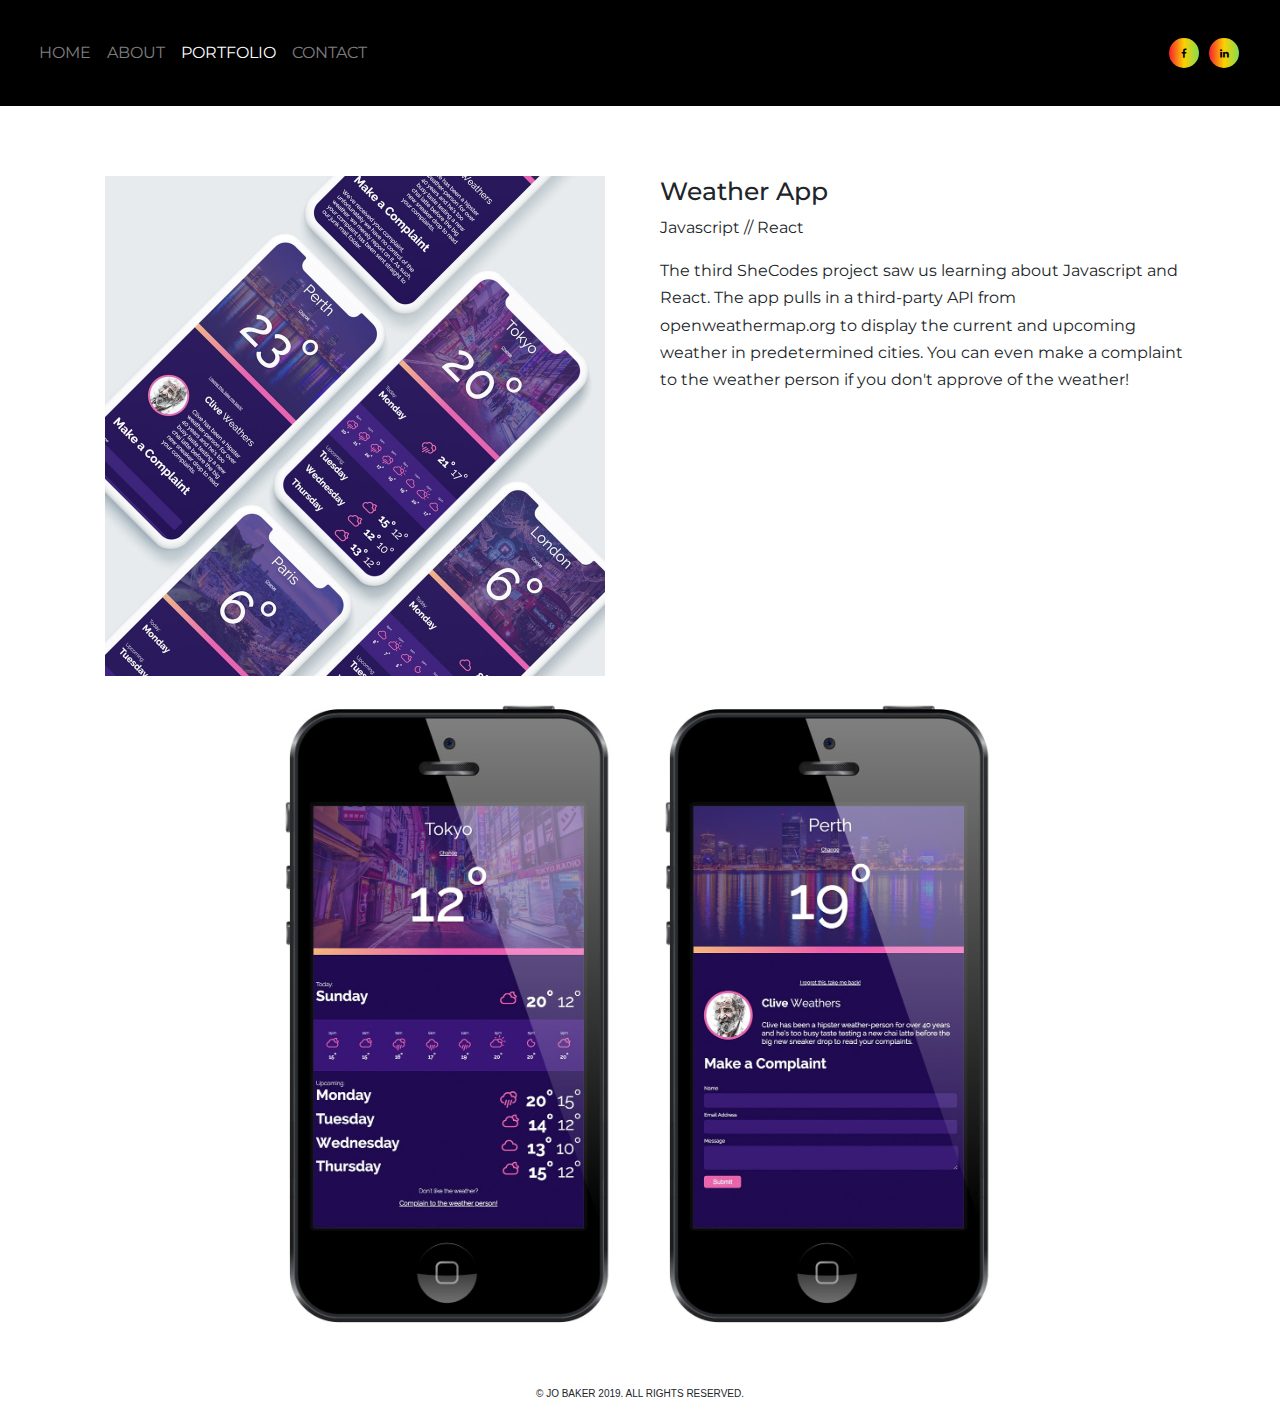
<file: weather-app.html>
<!doctype html>

<html lang="en">
    <head>
        <meta charset="utf-8">
        <meta name="viewport" content="width=device-width, initial-scale=1, shrink-to-fit=no">
        <link rel="stylesheet" href="https://stackpath.bootstrapcdn.com/bootstrap/4.3.1/css/bootstrap.min.css" integrity="sha384-ggOyR0iXCbMQv3Xipma34MD+dH/1fQ784/j6cY/iJTQUOhcWr7x9JvoRxT2MZw1T" crossorigin="anonymous">
        <link rel="stylesheet" href="styles.css">
        <meta name="viewport" content="width=device-width, initial-scale=1">
        <link rel="stylesheet" href="https://cdnjs.cloudflare.com/ajax/libs/font-awesome/4.7.0/css/font-awesome.min.css">
        <link href="https://fonts.googleapis.com/css?family=Montserrat:400,400i,700,700i&display=swap" rel="stylesheet">
        <title>Jo Baker</title>
    </head>
    <body>
<!-- Top nav -->
    <section>
        <div class="container-fluid header">
            <div class="row h-100 top-nav">
              <nav class="col-sm-12 d-flex align-self-center justify-content-md-start justify-content-end navbar navbar-expand-md navbar-dark">
                  <button class="navbar-toggler" id="toggle-button" type="button" data-toggle="collapse" data-target="#navbarNavDropdown" aria-controls="navbarTogglerDemo02" aria-expanded="false" aria-label="Toggle navigation">
                      <span class="navbar-toggler-icon"></span>
                  </button>
                  <div class="collapse navbar-collapse" id="navbarNavDropdown">
                        <ul class="navbar-nav top-nav text-center col-md-8 pr-0">
                          <li class="nav-item">
                            <a class="nav-link" href="index.html">Home</a>
                          </li>
                          <li class="nav-item">
                            <a class="nav-link" href="about.html">About</a>
                          </li>
                          <li class="nav-item">
                            <a class="nav-link active" href="portfolio.html">Portfolio</a>
                          </li>
                          <li class="nav-item">
                            <a class="nav-link" href="contact.html">Contact</a>
                          </li>
                        </ul>
                        <div class="col d-md-flex justify-content-md-end text-center align-self-center social-media-nav">
                          <ul class="nav justify-content-center">
                              <li class="nav-item"><a href="https://www.facebook.com/jobaker83" target="_blank" class="fa fa-facebook"></a></li>
                              <li class="nav-item"><a href="https://www.linkedin.com/in/bakerjo/" target="_blank" class="fa fa-linkedin"></a></li>
                          </ul>
                        </div>
                  </div>
              </nav>
            </div>
          </div>
    </section>


<div class="container portolfio-item-container">
    <div class="row">
        <div class="col-sm-6 portfolio-item-image"><img src="images/weather-app-mockup.jpg"></div>
        <div class="col-sm-6 portfolio-item-info">
                <h2>Weather App</h2>
                <div class="tech">
                    <p>Javascript // React</p>
                </div>
                <p>The third SheCodes project saw us learning about Javascript and React. The app pulls in a third-party API from openweathermap.org to display the current and upcoming weather in predetermined cities. You can even make a complaint to the weather person if you don't approve of the weather!</p>
        </div>
    </div>
</div>


<div class="container weather-mocks">
    <div class="row d-flex justify-content-center">
        <img class="col-sm-4 col-12" src="images/weather-mock1.jpg">
        <img class="col-sm-4 col-12" src="images/weather-mock2.jpg">
    </div>
</div>


<!-- Footer section -->
<div class="container footer-container align-items-center">
    <div class="row">
      <div class="col footer-col">© JO BAKER 2019. ALL RIGHTS RESERVED.</div>
    </div>
  </div>
  
  <!-- Bootstrap Javascript -->
      <script src="https://code.jquery.com/jquery-3.3.1.slim.min.js" integrity="sha384-q8i/X+965DzO0rT7abK41JStQIAqVgRVzpbzo5smXKp4YfRvH+8abtTE1Pi6jizo" crossorigin="anonymous"></script>
      <script src="https://cdnjs.cloudflare.com/ajax/libs/popper.js/1.14.7/umd/popper.min.js" integrity="sha384-UO2eT0CpHqdSJQ6hJty5KVphtPhzWj9WO1clHTMGa3JDZwrnQq4sF86dIHNDz0W1" crossorigin="anonymous"></script>
      <script src="https://stackpath.bootstrapcdn.com/bootstrap/4.3.1/js/bootstrap.min.js" integrity="sha384-JjSmVgyd0p3pXB1rRibZUAYoIIy6OrQ6VrjIEaFf/nJGzIxFDsf4x0xIM+B07jRM" crossorigin="anonymous"></script>
  </body>
  </html>
</file>
<file: styles.css>
body {
  margin: 0 auto;
}
h1 {
    font-size: 36px;
    font-family: 'Montserrat', sans-serif;
    font-weight: 700;
}
h2 {
font-size: 25px;
font-family: 'Montserrat', sans-serif;
}
p {
font-family: montserrat;
line-height: 1.7em;
}
p a {
  background: linear-gradient(to right, #f61f2c 0%, #fdd000 50%, #84dc51 100%);
	-webkit-background-clip: text;
	-webkit-text-fill-color: transparent;
  text-decoration: none;
  font-weight: 700;
}
p a:hover {
  background: linear-gradient(to right, #84dc51 0%, #fdd000 50%, #f61f2c 100%);
	-webkit-background-clip: text;
  -webkit-text-fill-color: transparent;
}
::selection {
  background: #f61f2c;
  color: #fff;
}
::-moz-selection {
  background: #f61f2c;
  color: #fff;
}
h6.page-title {
text-align: center;
font-weight: 700;
color: #f61f2c;
line-height: 1em;
margin-top: 70px;
}
h1.page-sub-title  {
text-align: center;
line-height: 1em;
margin-bottom: 70px;
}
.centered-button {
text-align: center;
font-family: montserrat;
font-weight: 700;
padding: 15px 20px;
border: none;
background-color: #f61f2c; 
color: black;
margin-top: 30px;
}
.centered-button:hover {
  background-color: black;
  color: white;
  cursor: pointer;
}
.centered-button a:hover {
  cursor: pointer;
}
.button-wrapper {
text-align: center;
}
.small-h2 {
  font-size: 20px;
  color: grey;
}

/* Header CSS */
.header {
  background-color: black;
  padding: 10px 20px;
}
.spacer {
  height: 70px;
}
.top-nav div {
 color: white;
 padding: 10px;
}
ul.top-nav {
  list-style: none;
}
.social-media-nav {
  padding-right: 10px;
}
.top-nav a {
  text-transform: uppercase;
  text-decoration: none;
  color: white;
  font-family: montserrat;
}
.top-nav a:hover {
 color: grey; 
}
.header a.fa {
  padding: 10px;
  font-size: 10px;
  min-width: 30px;
  text-align: center;
  text-decoration: none;
  border-radius: 100%;
  font-family: FontAwesome;
}
.header .fa-facebook {
  background: linear-gradient(to right, #f61f2c 0%, #fdd000 50%, #84dc51 100%);
  color: black;
  margin-right: 10px;
}
.header .fa-linkedin {
  background: linear-gradient(to right, #f61f2c 0%, #fdd000 50%, #84dc51 100%);
  color: black;
}
.header .fa-facebook:hover {
  background: linear-gradient(to left, #f61f2c 0%, #fdd000 50%, #84dc51 100%);
  color: black;
  margin-right: 10px;
}
.header .fa-linkedin:hover {
  background: linear-gradient(to left, #f61f2c 0%, #fdd000 50%, #84dc51 100%);
  color: black;
}

/* Footer */
.footer-container {
  margin-top: 50px;
  margin-bottom: 20px;
}
.footer-col {
  text-align: center;
  font-size: 10px;
}

/* Home page hero CSS */
.hero-image {
  background-image: url("images/jo-portfolio.jpg");
  height: 500px;
  background-position: center;
  background-repeat: no-repeat;
  background-size: cover;
  position: relative;
  display: flex;
  justify-content: space-between;
  align-items: center;
}
.hero-image .header-text-left {
max-width: 300px;
padding-left: 20px;
text-align: right;
}
.hero-image .header-text-left p, .header-text-right p {
  background-color: #fff;
}
.hero-image .header-text-right {
  max-width: 300px;
  padding-right: 20px;
}
@media (max-width:900px) {
  .hero-image .header-text-left,.header-text-right {
    display: none;
  }
}
/* Home page intro paragraphs */
.home-intro {
  display: flex;
  padding: 40px 20px;
  margin-top: 50px;
  margin-bottom: 50px;
  justify-content: center;
  align-items: center;
  flex-flow: row wrap;
}
@media (max-width:900px) {
  .home-intro h2, .home-intro p {
    text-align: center;
  }
}
.intro-left {
  text-align: right;
  width: 400px;
  padding-right: 20px;
}
.intro-left h2 {
  line-height: 1.4em;
}
.intro-right {
  width: 400px;
  padding-left: 20px;
}
.intro-right p {
  line-height: 1.5em;
}
@media (max-width:900px) {
  .intro-left, .intro-right {
    padding: 10px 20px;
  }
}
/* Morphing shapes on home page */
.circle-wrapper {
  background-image: url("images/circle-bg.jpg");
  height: 500px;
}
.circle {
  border: 15px solid #fff;
  border-radius: 50%;
  height: 250px;
  width: 250px;
  transition: .5s ease;
}
.circle:hover {
  transition: .5s ease;
  border-radius: 0;
}
.square-wrapper {
  background-image: url("images/square-bg.jpg");
  height: 500px;
}
.square {
  border: 15px solid #fff;
  height: 250px;
  width: 250px;
  padding: 100px;
  position: relative;
  padding: 3px;
  transition: .5s ease;
}
.square:hover {
  border-radius: 50%;
  transition: .5s ease;
}
.shapes a {
  text-decoration: none;
}
h2.shape-hyperlink {
text-decoration: none;
text-align: center;
background: linear-gradient(to right, #f61f2c 0%, #fdd000 50%, #84dc51 100%);
	-webkit-background-clip: text;
  -webkit-text-fill-color: transparent;
}
h2.shape-hyperlink:hover {
    background: linear-gradient(to right, #84dc51 0%, #fdd000 50%, #f61f2c 100%);
	-webkit-background-clip: text;
  -webkit-text-fill-color: transparent;
}
/* Portfolio items on home page */
.portfolio-cards-home div {
  margin-bottom: 15px;
}
.portfolio-home-container {
  margin-top: 80px;
}
/* Portfolio Page */
.portfolio-overlay-container {
  position: relative;
  width: 50%;
}
.portfolio-cards-main col:nth-child(even) {

}
/* Portfolio Overlay */
.card-img-overlay {
  background-color: #f61f2c;
  opacity: 0;
  transition: .5s ease;
}
.card-img-overlay:hover {
  opacity: 0.9;
}
h4.portfolio-card-title {
  color: white!important;
  text-decoration: none;
}

/* About page top section */
.about-top-section {
  display: flex;  
  flex-flow: row wrap;
}

.about-top-section > * {
  padding: 10px;
  flex: 1 100%;
}

.about-left-text {
  padding-left: 50px;
  padding-right: 50px;
}

.about-right-image {
  background-image: url("images/jo-about.jpg");
  height: 500px;
  background-position: center;
  background-repeat: no-repeat;
  background-size: cover;
  position: relative;
  display: flex;
  justify-content: space-between;
  align-items: center;
  margin-left: 100px;
}
.about-image img {
  max-width: 400px;
}

@media all and (min-width: 900px) {
  .about-lr { flex: 1 0 0; }
}
@media all and (max-width: 900px) {
  .about-left-text { order: 2; } 
  .about-right-image { order: 1; margin-left: 0px; max-height: 400px;}
}

@media all and (min-width: 900px) {
  .about-left-text { order: 1; } 
  .about-right-image { order: 2; }
}
.about-socials .fa {
  padding: 8px;
  font-size: 10px;
  width: 10px;
  text-align: center;
  text-decoration: none;
  border-radius: 50%;
  background-color: #000;
}

/* Contact Page */
.contact-form-section {
  height: 500px;
  padding-top: 50px;
  background-color: #f6f6f6;
}
div.contact-form  {
  margin: auto;
  width: 80%;
  text-align:center;
}
.contact-form input, .contact-form textarea{
  width:100%;
  line-height:1.5;
  margin:10px;
  font-family:montserrat;
  text-align:center;
  font-size:18px;
  border: none;
}
.contact-form button{
  text-align: center;
  font-family: montserrat;
  font-weight: 700;
  padding: 15px 20px;
  border: none;
  background-color: #f61f2c; 
  color: black;
  margin-top: 30px;
}
.contact-form button:hover {
  background-color: black;
  color: white;
}

/* Portfolio item page */
.portolfio-item-container {
  margin-top: 50px;
}
.portfolio-item-image img {
  width: 100%;
  padding: 20px;
}
.portfolio-item-info {
  padding: 20px;
}
.tech {

}
.mock-images {
  display: flex;
  justify-content: center;
  margin: 50px 20px;
}
.mock-images img {
  max-width: 500px;
  display: block;
}
@media (max-width:768px) {
  .mock-images img {
    max-width: 80vw;
  }
}
.weather-mocks {
  display: flex;
  justify-content: center;
}
</file>
